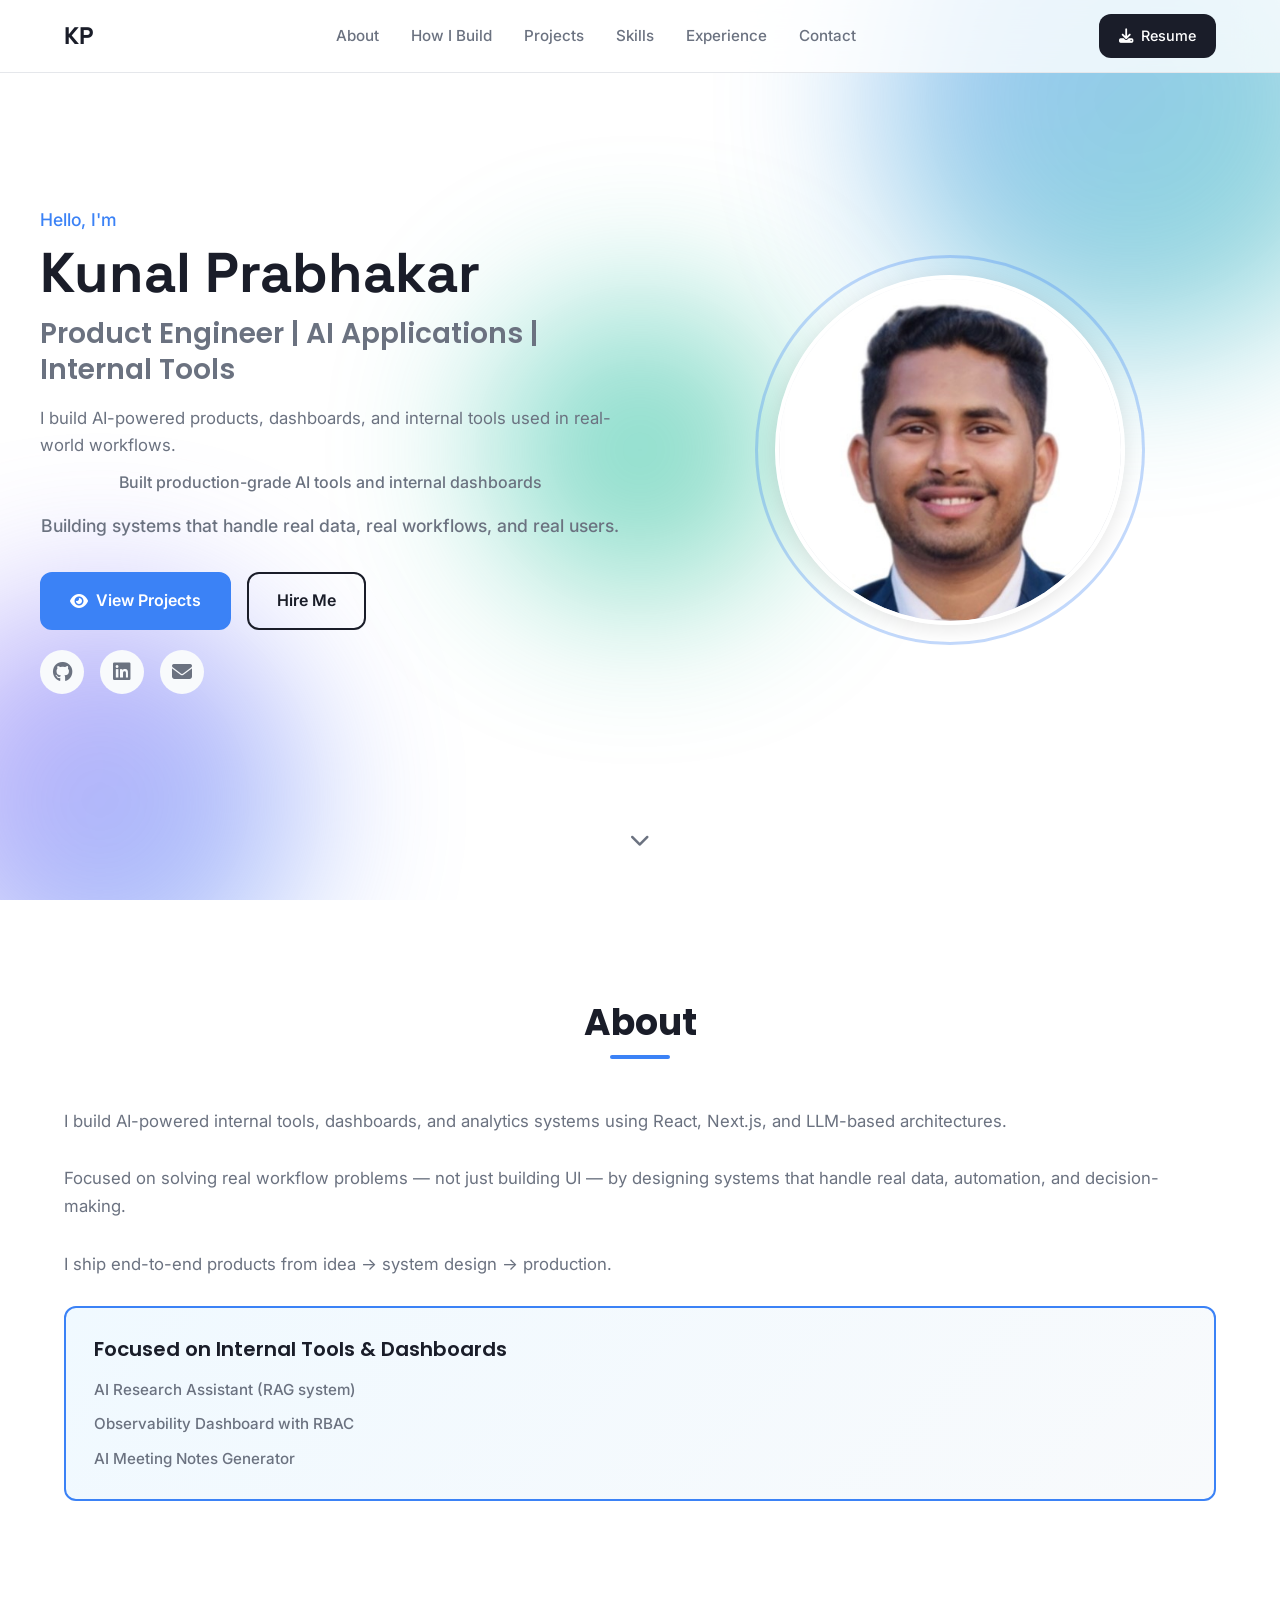
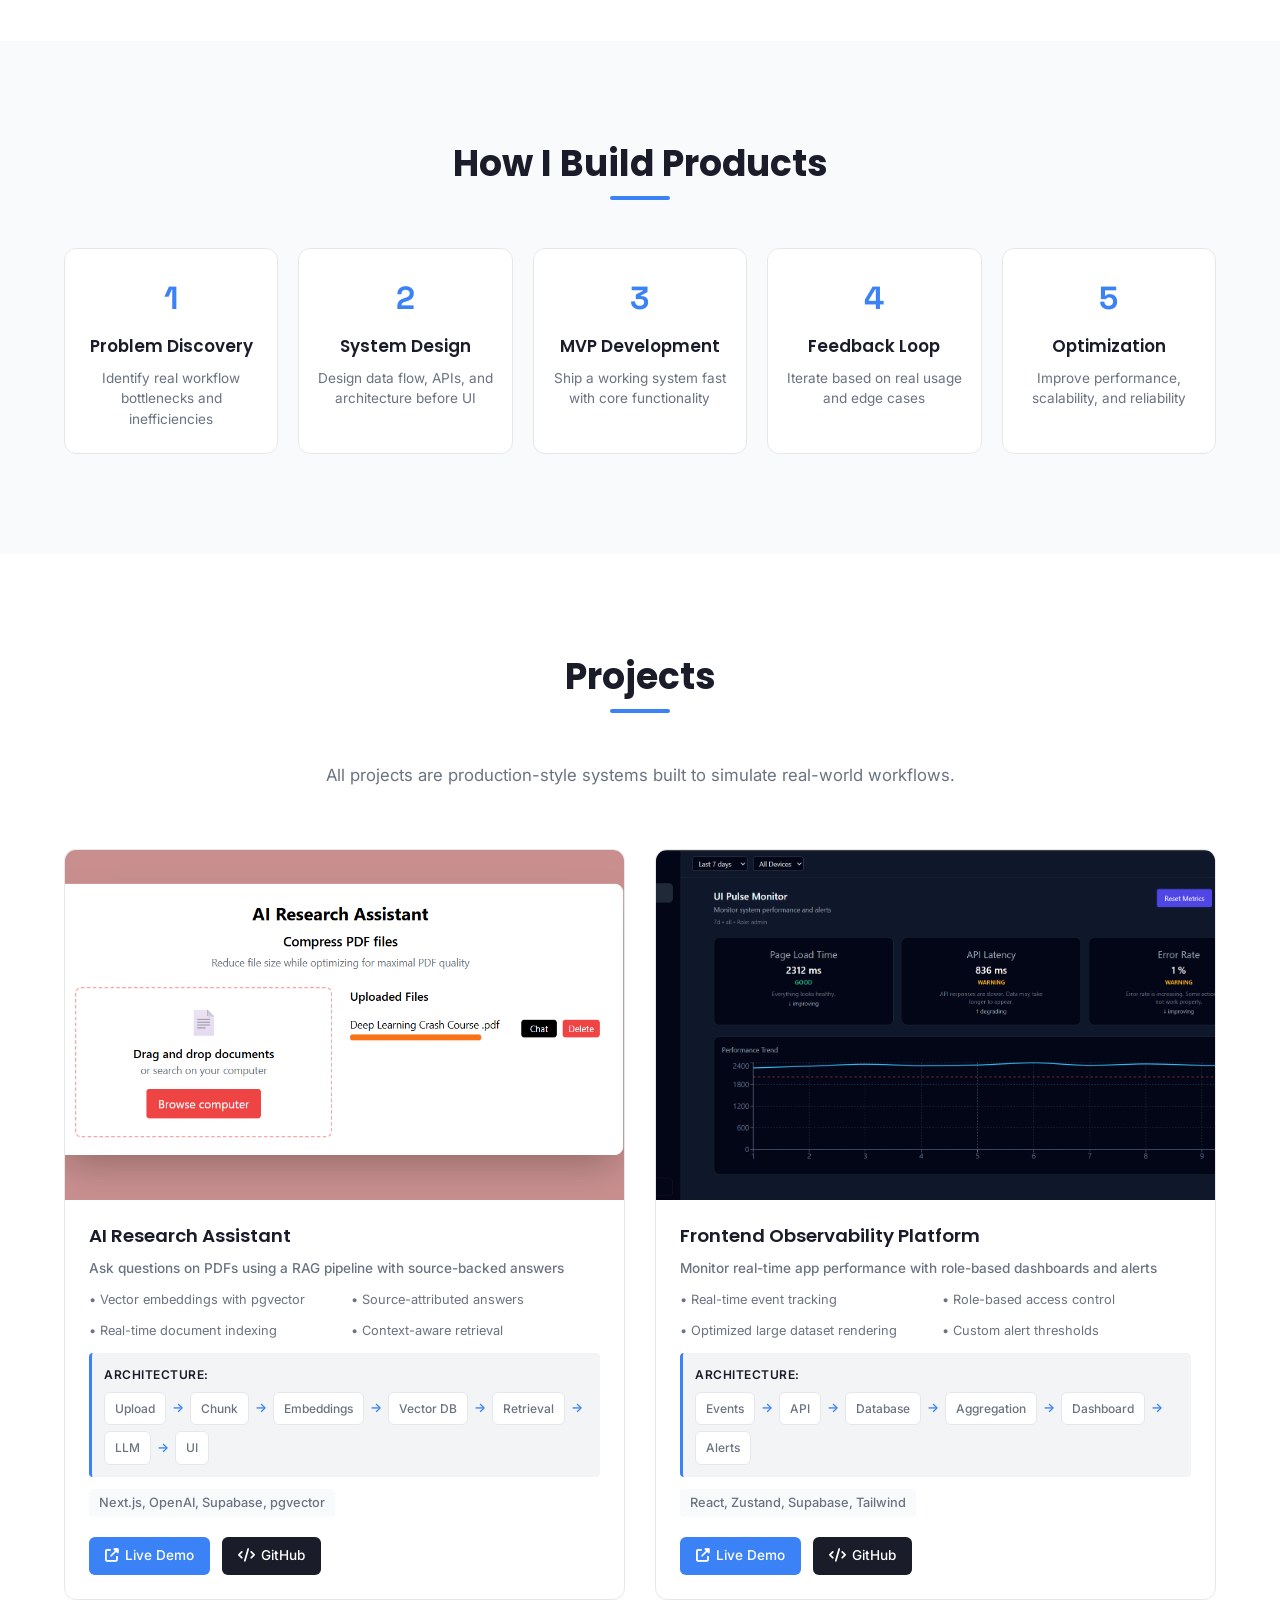
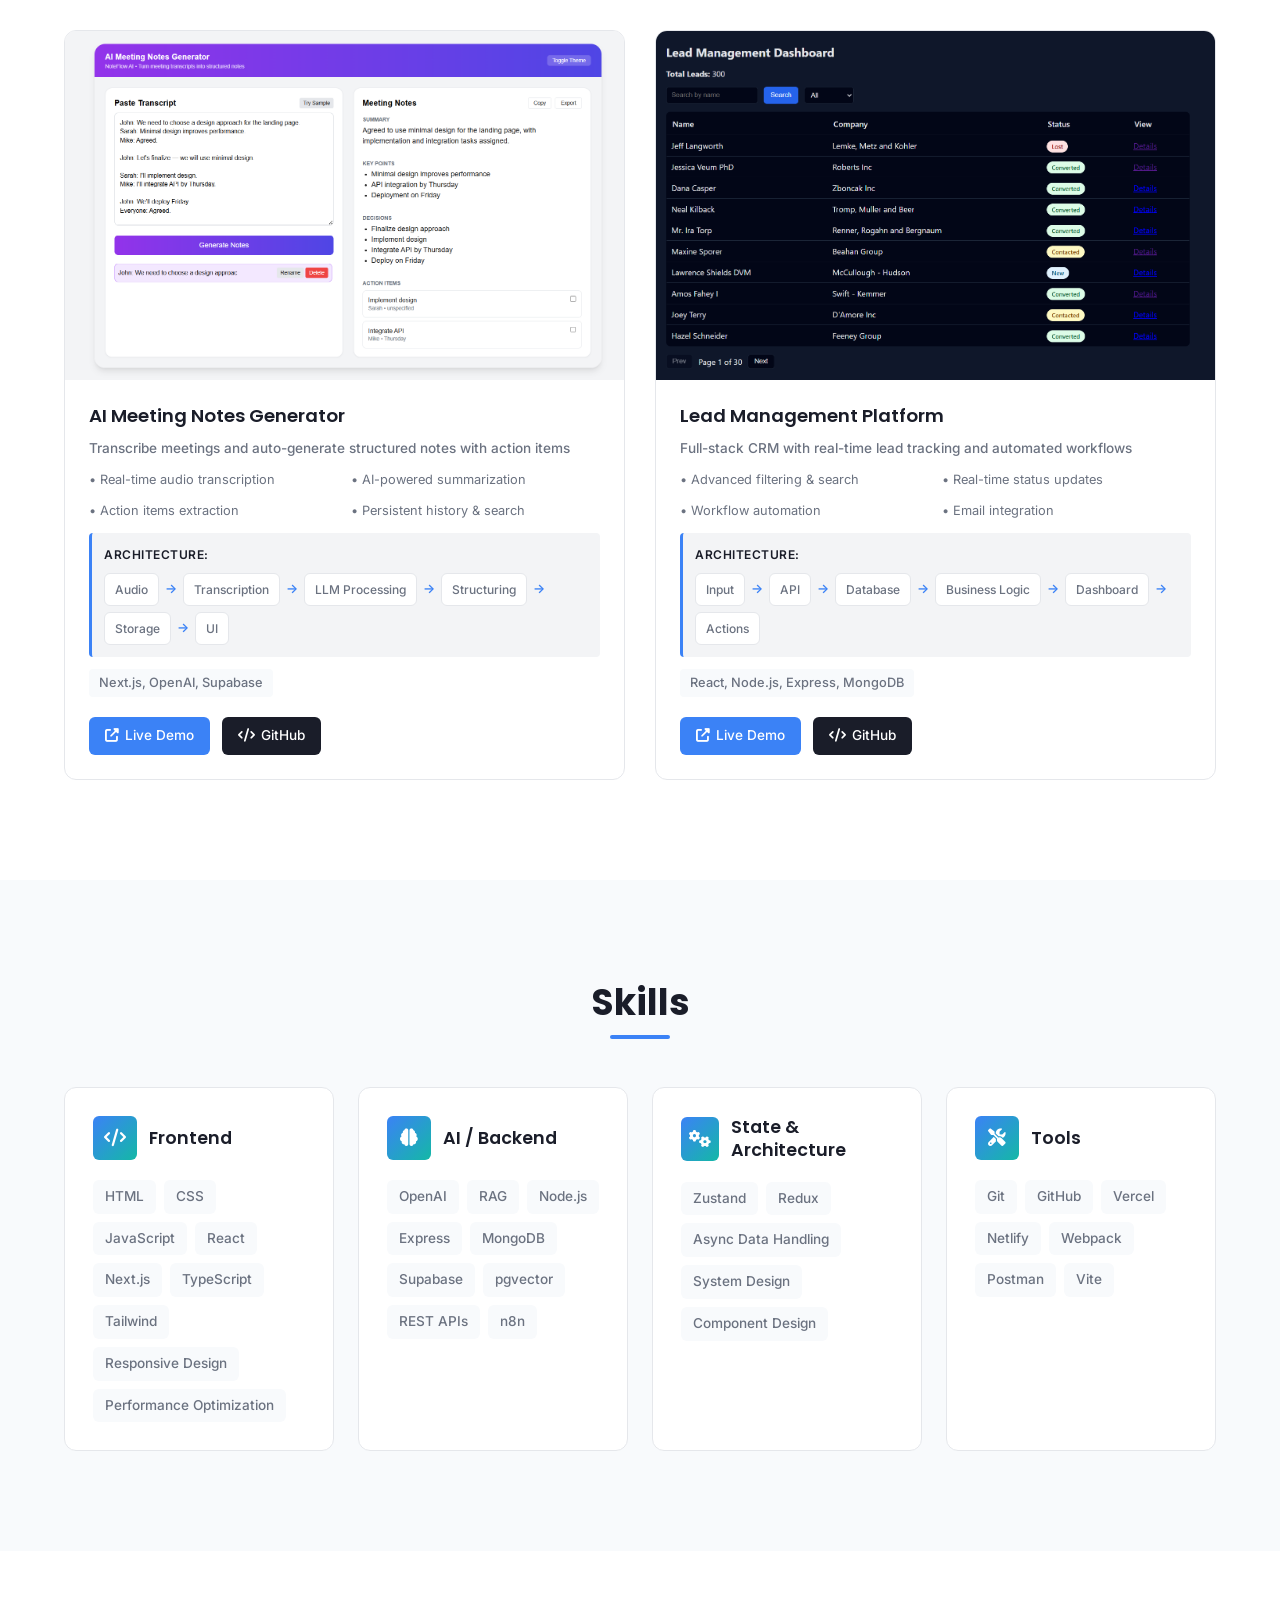
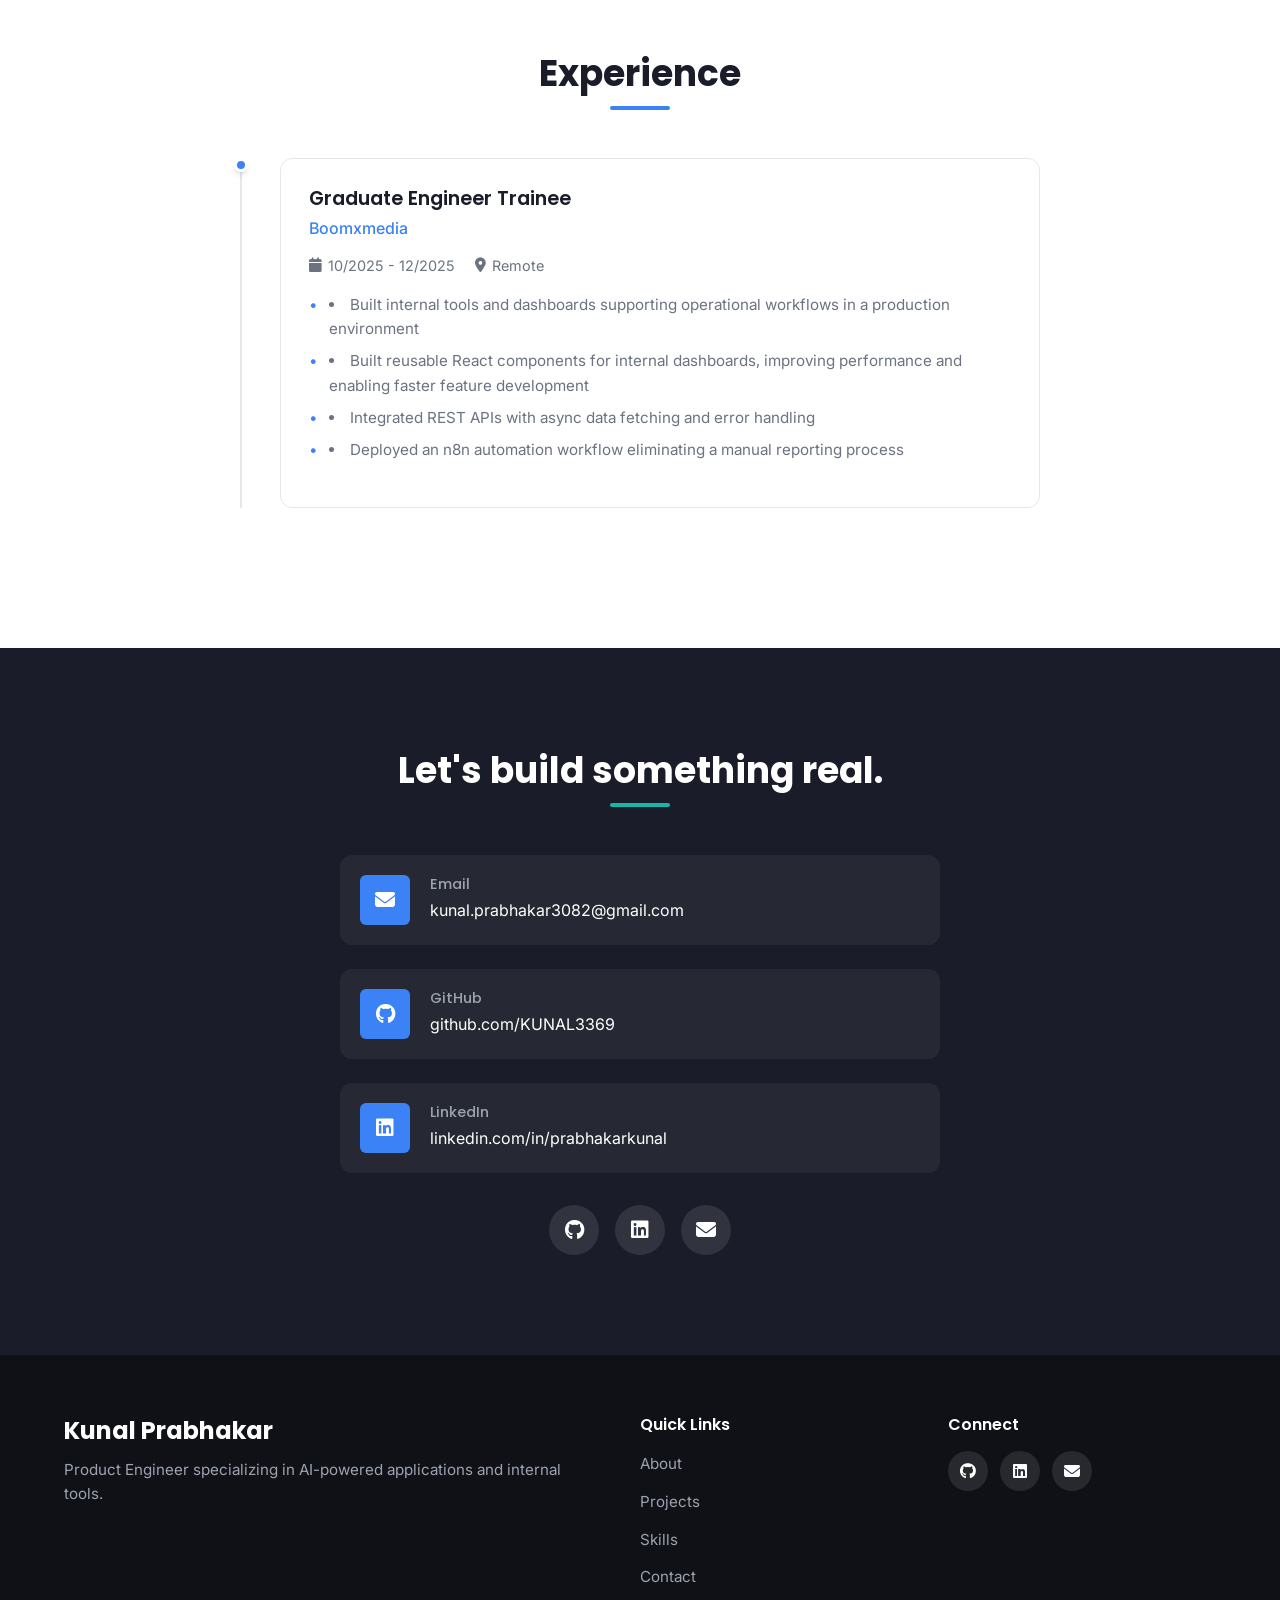
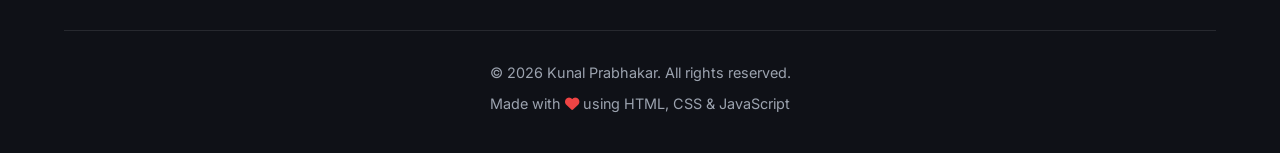
<file: index.html>
<!doctype html>
<html lang="en">
  <head>
    <meta charset="UTF-8" />
    <meta name="viewport" content="width=device-width, initial-scale=1.0" />
    <title>Kunal Prabhakar - Product Engineer | AI Applications</title>
    <meta
      name="description"
      content="Product Engineer specializing in AI-powered applications, dashboards, and internal tools. Building systems that teams actually use."
    />
    <meta
      name="keywords"
      content="Product Engineer, AI Applications, Internal Tools, React, Next.js, AI, RAG, Supabase"
    />
    <link rel="preconnect" href="https://fonts.googleapis.com" />
    <link rel="preconnect" href="https://fonts.gstatic.com" crossorigin />
    <link
      href="https://fonts.googleapis.com/css2?family=Inter:wght@300;400;500;600;700&family=Poppins:wght@400;500;600;700&family=Space+Grotesk:wght@500;600;700&display=swap"
      rel="stylesheet"
    />
    <link
      rel="stylesheet"
      href="https://cdnjs.cloudflare.com/ajax/libs/font-awesome/6.4.0/css/all.min.css"
    />
    <link rel="stylesheet" href="style.css" />
  </head>
  <body>
    <!-- Navigation -->
    <nav id="navbar">
      <div class="nav-container">
        <a href="#hero" class="logo">KP</a>
        <ul class="nav-links">
          <li><a href="#about">About</a></li>
          <li><a href="#build">How I Build</a></li>
          <li><a href="#projects">Projects</a></li>
          <li><a href="#skills">Skills</a></li>
          <li><a href="#experience">Experience</a></li>
          <li><a href="#contact">Contact</a></li>
        </ul>
        <a
          href="https://drive.google.com/uc?export=download&id=1X333IBekfnbFTlypdtTsR9wtHFlMniwo"
          class="resume-btn"
          download="Kunal_Prabhakar_Resume.pdf"
        >
          <i class="fas fa-download"></i> Resume
        </a>
        <button class="mobile-menu-btn" aria-label="Toggle menu">
          <i class="fas fa-bars"></i>
        </button>
      </div>
    </nav>

    <!-- Mobile Menu -->
    <div class="mobile-menu">
      <ul>
        <li><a href="#about">About</a></li>
        <li><a href="#build">How I Build</a></li>
        <li><a href="#projects">Projects</a></li>
        <li><a href="#skills">Skills</a></li>
        <li><a href="#experience">Experience</a></li>
        <li><a href="#contact">Contact</a></li>
        <li>
          <a
            href="https://drive.google.com/uc?export=download&id=17BnnWtVZ1NLR0E7lr4sQgAv4I186Q42f"
            class="resume-btn-mobile"
            download="Kunal_Prabhakar_Resume.pdf"
            >Resume</a
          >
        </li>
      </ul>
    </div>

    <!-- Hero Section -->
    <section id="hero">
      <div class="hero-background">
        <div class="gradient-orb orb-1"></div>
        <div class="gradient-orb orb-2"></div>
        <div class="gradient-orb orb-3"></div>
      </div>
      <div class="hero-content">
        <div class="hero-text">
          <p class="hero-greeting">Hello, I'm</p>
          <h1 class="hero-name">Kunal Prabhakar</h1>
          <h2 class="hero-title">
            Product Engineer | AI Applications | Internal Tools
          </h2>
          <p class="hero-tagline">
            I build AI-powered products, dashboards, and internal tools used in
            real-world workflows.
          </p>
          <p class="hero-proof">
            Built production-grade AI tools and internal dashboards
          </p>
          <p class="hero-credibility">
            Building systems that handle real data, real workflows, and real
            users.
          </p>
          <div class="hero-buttons">
            <a href="#projects" class="btn btn-primary">
              <i class="fas fa-eye"></i> View Projects
            </a>
            <a href="#contact" class="btn btn-secondary"> Hire Me </a>
          </div>
          <div class="hero-social">
            <a
              href="https://github.com/KUNAL3369"
              target="_blank"
              aria-label="GitHub"
            >
              <i class="fab fa-github"></i>
            </a>
            <a
              href="https://linkedin.com/in/prabhakarkunal"
              target="_blank"
              aria-label="LinkedIn"
            >
              <i class="fab fa-linkedin"></i>
            </a>
            <a href="mailto:kunal.prabhakar3082@gmail.com" aria-label="Email">
              <i class="fas fa-envelope"></i>
            </a>
          </div>
        </div>
        <div class="hero-image">
          <div class="avatar-container">
            <div class="avatar">
              <img
                src="Photo/pp.JPG"
                alt="Kunal Prabhakar"
                class="profile-photo"
              />
            </div>
            <div class="avatar-ring"></div>
          </div>
        </div>
      </div>
      <a
        href="#about"
        class="scroll-indicator"
        aria-label="Scroll to about section"
      >
        <i class="fas fa-chevron-down"></i>
      </a>
    </section>

    <!-- About Section -->
    <section id="about" class="section">
      <div class="container">
        <h2 class="section-title">About</h2>
        <div class="about-content">
          <div class="about-summary">
            I build AI-powered internal tools, dashboards, and analytics systems
            using React, Next.js, and LLM-based architectures.<br /><br />
            Focused on solving real workflow problems — not just building UI —
            by designing systems that handle real data, automation, and
            decision-making.<br /><br />
            I ship end-to-end products from idea → system design → production.
          </div>
          <div class="about-highlight">
            <h3>Focused on Internal Tools & Dashboards</h3>
            <ul class="about-list">
              <li>AI Research Assistant (RAG system)</li>
              <li>Observability Dashboard with RBAC</li>
              <li>AI Meeting Notes Generator</li>
            </ul>
          </div>
        </div>
      </div>
    </section>

    <!-- How I Build Products Section -->
    <section id="build" class="section">
      <div class="container">
        <h2 class="section-title">How I Build Products</h2>
        <div class="build-steps">
          <div class="build-card" data-animate style="--delay: 0">
            <div class="step-number">1</div>
            <h3>Problem Discovery</h3>
            <p>Identify real workflow bottlenecks and inefficiencies</p>
          </div>
          <div class="build-card" data-animate style="--delay: 1">
            <div class="step-number">2</div>
            <h3>System Design</h3>
            <p>Design data flow, APIs, and architecture before UI</p>
          </div>
          <div class="build-card" data-animate style="--delay: 2">
            <div class="step-number">3</div>
            <h3>MVP Development</h3>
            <p>Ship a working system fast with core functionality</p>
          </div>
          <div class="build-card" data-animate style="--delay: 3">
            <div class="step-number">4</div>
            <h3>Feedback Loop</h3>
            <p>Iterate based on real usage and edge cases</p>
          </div>
          <div class="build-card" data-animate style="--delay: 4">
            <div class="step-number">5</div>
            <h3>Optimization</h3>
            <p>Improve performance, scalability, and reliability</p>
          </div>
        </div>
      </div>
    </section>

    <!-- Projects Section -->
    <section id="projects" class="section">
      <div class="container">
        <h2 class="section-title">Projects</h2>
        <p
          class="about-summary"
          style="text-align: center; margin-bottom: 60px"
        >
          All projects are production-style systems built to simulate real-world
          workflows.
        </p>
        <div class="projects-grid">
          <!-- Project 1 -->
          <div class="project-card" data-animate>
            <div class="project-image">
              <img
                src="Photo\ARA.png"
                alt="AI Research Assistant"
                class="project-img"
              />
            </div>
            <div class="project-content">
              <h3>AI Research Assistant</h3>
              <p class="project-desc">
                Ask questions on PDFs using a RAG pipeline with source-backed
                answers
              </p>
              <div class="project-features">
                <span>• Vector embeddings with pgvector</span>
                <span>• Source-attributed answers</span>
                <span>• Real-time document indexing</span>
                <span>• Context-aware retrieval</span>
              </div>
              <div class="project-architecture">
                <span class="arch-label">Architecture:</span>
                <div class="arch-pipeline">
                  <div class="pipeline-step">Upload</div>
                  <div class="pipeline-arrow">→</div>
                  <div class="pipeline-step">Chunk</div>
                  <div class="pipeline-arrow">→</div>
                  <div class="pipeline-step">Embeddings</div>
                  <div class="pipeline-arrow">→</div>
                  <div class="pipeline-step">Vector DB</div>
                  <div class="pipeline-arrow">→</div>
                  <div class="pipeline-step">Retrieval</div>
                  <div class="pipeline-arrow">→</div>
                  <div class="pipeline-step">LLM</div>
                  <div class="pipeline-arrow">→</div>
                  <div class="pipeline-step">UI</div>
                </div>
              </div>
              <div class="project-tech">
                <span>Next.js, OpenAI, Supabase, pgvector</span>
              </div>
              <div class="project-links">
                <a
                  href="https://ai-research-assistant-five.vercel.app/"
                  target="_blank"
                  class="project-link"
                >
                  <i class="fas fa-external-link-alt"></i> Live Demo
                </a>
                <a
                  href="https://github.com/KUNAL3369/AI-Research-Assistant"
                  target="_blank"
                  class="project-link"
                >
                  <i class="fas fa-code"></i> GitHub
                </a>
              </div>
            </div>
          </div>

          <!-- Project 2 -->
          <div class="project-card" data-animate>
            <div class="project-image">
              <img
                src="Photo/FOD.png"
                alt="Frontend Observability Platform"
                class="project-img"
              />
            </div>
            <div class="project-content">
              <h3>Frontend Observability Platform</h3>
              <p class="project-desc">
                Monitor real-time app performance with role-based dashboards and
                alerts
              </p>
              <div class="project-features">
                <span>• Real-time event tracking</span>
                <span>• Role-based access control</span>
                <span>• Optimized large dataset rendering</span>
                <span>• Custom alert thresholds</span>
              </div>
              <div class="project-architecture">
                <span class="arch-label">Architecture:</span>
                <div class="arch-pipeline">
                  <div class="pipeline-step">Events</div>
                  <div class="pipeline-arrow">→</div>
                  <div class="pipeline-step">API</div>
                  <div class="pipeline-arrow">→</div>
                  <div class="pipeline-step">Database</div>
                  <div class="pipeline-arrow">→</div>
                  <div class="pipeline-step">Aggregation</div>
                  <div class="pipeline-arrow">→</div>
                  <div class="pipeline-step">Dashboard</div>
                  <div class="pipeline-arrow">→</div>
                  <div class="pipeline-step">Alerts</div>
                </div>
              </div>
              <div class="project-tech">
                <span>React, Zustand, Supabase, Tailwind</span>
              </div>
              <div class="project-links">
                <a
                  href="https://frontend-observability-dashboard.netlify.app/"
                  target="_blank"
                  class="project-link"
                >
                  <i class="fas fa-external-link-alt"></i> Live Demo
                </a>
                <a
                  href="https://github.com/KUNAL3369/Frontend-Observability-Dashboard"
                  target="_blank"
                  class="project-link"
                >
                  <i class="fas fa-code"></i> GitHub
                </a>
              </div>
            </div>
          </div>

          <!-- Project 3 -->
          <div class="project-card" data-animate>
            <div class="project-image">
              <img
                src="Photo/AING.png"
                alt="AI Meeting Notes Generator"
                class="project-img"
              />
            </div>
            <div class="project-content">
              <h3>AI Meeting Notes Generator</h3>
              <p class="project-desc">
                Transcribe meetings and auto-generate structured notes with
                action items
              </p>
              <div class="project-features">
                <span>• Real-time audio transcription</span>
                <span>• AI-powered summarization</span>
                <span>• Action items extraction</span>
                <span>• Persistent history & search</span>
              </div>
              <div class="project-architecture">
                <span class="arch-label">Architecture:</span>
                <div class="arch-pipeline">
                  <div class="pipeline-step">Audio</div>
                  <div class="pipeline-arrow">→</div>
                  <div class="pipeline-step">Transcription</div>
                  <div class="pipeline-arrow">→</div>
                  <div class="pipeline-step">LLM Processing</div>
                  <div class="pipeline-arrow">→</div>
                  <div class="pipeline-step">Structuring</div>
                  <div class="pipeline-arrow">→</div>
                  <div class="pipeline-step">Storage</div>
                  <div class="pipeline-arrow">→</div>
                  <div class="pipeline-step">UI</div>
                </div>
              </div>
              <div class="project-tech">
                <span>Next.js, OpenAI, Supabase</span>
              </div>
              <div class="project-links">
                <a
                  href="https://note-flow-ai-three.vercel.app/"
                  target="_blank"
                  class="project-link"
                >
                  <i class="fas fa-external-link-alt"></i> Live Demo
                </a>
                <a
                  href="https://github.com/KUNAL3369/noteflow-ai"
                  target="_blank"
                  class="project-link"
                >
                  <i class="fas fa-code"></i> GitHub
                </a>
              </div>
            </div>
          </div>

          <!-- Project 4 -->
          <div class="project-card" data-animate>
            <div class="project-image">
              <img
                src="Photo/LMD.png"
                alt="Lead Management Platform"
                class="project-img"
              />
            </div>
            <div class="project-content">
              <h3>Lead Management Platform</h3>
              <p class="project-desc">
                Full-stack CRM with real-time lead tracking and automated
                workflows
              </p>
              <div class="project-features">
                <span>• Advanced filtering & search</span>
                <span>• Real-time status updates</span>
                <span>• Workflow automation</span>
                <span>• Email integration</span>
              </div>
              <div class="project-architecture">
                <span class="arch-label">Architecture:</span>
                <div class="arch-pipeline">
                  <div class="pipeline-step">Input</div>
                  <div class="pipeline-arrow">→</div>
                  <div class="pipeline-step">API</div>
                  <div class="pipeline-arrow">→</div>
                  <div class="pipeline-step">Database</div>
                  <div class="pipeline-arrow">→</div>
                  <div class="pipeline-step">Business Logic</div>
                  <div class="pipeline-arrow">→</div>
                  <div class="pipeline-step">Dashboard</div>
                  <div class="pipeline-arrow">→</div>
                  <div class="pipeline-step">Actions</div>
                </div>
              </div>
              <div class="project-tech">
                <span>React, Node.js, Express, MongoDB</span>
              </div>
              <div class="project-links">
                <a
                  href="https://lead-management-dashboard-rosy.vercel.app/"
                  target="_blank"
                  class="project-link"
                >
                  <i class="fas fa-external-link-alt"></i> Live Demo
                </a>
                <a
                  href="https://github.com/KUNAL3369/lead-management-dashboard"
                  target="_blank"
                  class="project-link"
                >
                  <i class="fas fa-code"></i> GitHub
                </a>
              </div>
            </div>
          </div>
        </div>
      </div>
    </section>

    <!-- Skills Section -->
    <section id="skills" class="section">
      <div class="container">
        <h2 class="section-title">Skills</h2>
        <div class="skills-grid">
          <div class="skill-category" data-animate>
            <div class="skill-header">
              <div class="skill-icon">
                <i class="fas fa-code"></i>
              </div>
              <h3>Frontend</h3>
            </div>
            <div class="skill-list">
              <span class="skill-tag">HTML</span>
              <span class="skill-tag">CSS</span>
              <span class="skill-tag">JavaScript</span>
              <span class="skill-tag">React</span>
              <span class="skill-tag">Next.js</span>
              <span class="skill-tag">TypeScript</span>
              <span class="skill-tag">Tailwind</span>
              <span class="skill-tag">Responsive Design</span>
              <span class="skill-tag">Performance Optimization</span>
            </div>
          </div>
          <div class="skill-category" data-animate>
            <div class="skill-header">
              <div class="skill-icon">
                <i class="fas fa-brain"></i>
              </div>
              <h3>AI / Backend</h3>
            </div>
            <div class="skill-list">
              <span class="skill-tag">OpenAI</span>
              <span class="skill-tag">RAG</span>
              <span class="skill-tag">Node.js</span>
              <span class="skill-tag">Express</span>
              <span class="skill-tag">MongoDB</span>
              <span class="skill-tag">Supabase</span>
              <span class="skill-tag">pgvector</span>
              <span class="skill-tag">REST APIs</span>
              <span class="skill-tag">n8n</span>
            </div>
          </div>
          <div class="skill-category" data-animate>
            <div class="skill-header">
              <div class="skill-icon">
                <i class="fas fa-cogs"></i>
              </div>
              <h3>State & Architecture</h3>
            </div>
            <div class="skill-list">
              <span class="skill-tag">Zustand</span>
              <span class="skill-tag">Redux</span>
              <span class="skill-tag">Async Data Handling</span>
              <span class="skill-tag">System Design</span>
              <span class="skill-tag">Component Design</span>
            </div>
          </div>
          <div class="skill-category" data-animate>
            <div class="skill-header">
              <div class="skill-icon">
                <i class="fas fa-tools"></i>
              </div>
              <h3>Tools</h3>
            </div>
            <div class="skill-list">
              <span class="skill-tag">Git</span>
              <span class="skill-tag">GitHub</span>
              <span class="skill-tag">Vercel</span>
              <span class="skill-tag">Netlify</span>
              <span class="skill-tag">Webpack</span>
              <span class="skill-tag">Postman</span>
              <span class="skill-tag">Vite</span>
            </div>
          </div>
        </div>
      </div>
    </section>

    <!-- Experience Section -->
    <section id="experience" class="section">
      <div class="container">
        <h2 class="section-title">Experience</h2>
        <div class="timeline">
          <div class="timeline-item" data-animate>
            <div class="timeline-marker"></div>
            <div class="timeline-content">
              <div class="timeline-header">
                <h3>Graduate Engineer Trainee</h3>
                <div class="company">Boomxmedia</div>
              </div>
              <div class="timeline-meta">
                <span><i class="fas fa-calendar"></i> 10/2025 - 12/2025</span>
                <span><i class="fas fa-map-marker-alt"></i> Remote</span>
              </div>
              <div class="timeline-achievements">
                <li>
                  Built internal tools and dashboards supporting operational
                  workflows in a production environment
                </li>
                <li>
                  Built reusable React components for internal dashboards,
                  improving performance and enabling faster feature development
                </li>
                <li>
                  Integrated REST APIs with async data fetching and error
                  handling
                </li>
                <li>
                  Deployed an n8n automation workflow eliminating a manual
                  reporting process
                </li>
              </div>
            </div>
          </div>
        </div>
      </div>
    </section>

    <!-- Contact Section -->
    <section id="contact" class="section">
      <div class="container">
        <h2 class="section-title">Let's build something real.</h2>
        <div class="contact-content">
          <div class="contact-info">
            <div class="contact-item" data-animate>
              <div class="contact-icon">
                <i class="fas fa-envelope"></i>
              </div>
              <div class="contact-details">
                <h4>Email</h4>
                <a href="mailto:kunal.prabhakar3082@gmail.com"
                  >kunal.prabhakar3082@gmail.com</a
                >
              </div>
            </div>
            <div class="contact-item" data-animate>
              <div class="contact-icon">
                <i class="fab fa-github"></i>
              </div>
              <div class="contact-details">
                <h4>GitHub</h4>
                <a href="https://github.com/KUNAL3369" target="_blank"
                  >github.com/KUNAL3369</a
                >
              </div>
            </div>
            <div class="contact-item" data-animate>
              <div class="contact-icon">
                <i class="fab fa-linkedin"></i>
              </div>
              <div class="contact-details">
                <h4>LinkedIn</h4>
                <a href="https://linkedin.com/in/prabhakarkunal" target="_blank"
                  >linkedin.com/in/prabhakarkunal</a
                >
              </div>
            </div>
          </div>
          <div class="social-links">
            <a
              href="https://github.com/KUNAL3369"
              target="_blank"
              aria-label="GitHub"
            >
              <i class="fab fa-github"></i>
            </a>
            <a
              href="https://linkedin.com/in/prabhakarkunal"
              target="_blank"
              aria-label="LinkedIn"
            >
              <i class="fab fa-linkedin"></i>
            </a>
            <a href="mailto:kunal.prabhakar3082@gmail.com" aria-label="Email">
              <i class="fas fa-envelope"></i>
            </a>
          </div>
        </div>
      </div>
    </section>

    <!-- Footer -->
    <footer id="footer">
      <div class="container">
        <div class="footer-content">
          <div class="footer-brand">
            <h3>Kunal Prabhakar</h3>
            <p>
              Product Engineer specializing in AI-powered applications and
              internal tools.
            </p>
          </div>
          <div class="footer-links">
            <h4>Quick Links</h4>
            <ul>
              <li><a href="#about">About</a></li>
              <li><a href="#projects">Projects</a></li>
              <li><a href="#skills">Skills</a></li>
              <li><a href="#contact">Contact</a></li>
            </ul>
          </div>
          <div class="footer-social">
            <h4>Connect</h4>
            <div class="social-icons">
              <a
                href="https://github.com/KUNAL3369"
                target="_blank"
                aria-label="GitHub"
              >
                <i class="fab fa-github"></i>
              </a>
              <a
                href="https://linkedin.com/in/prabhakarkunal"
                target="_blank"
                aria-label="LinkedIn"
              >
                <i class="fab fa-linkedin"></i>
              </a>
              <a href="mailto:kunal.prabhakar3082@gmail.com" aria-label="Email">
                <i class="fas fa-envelope"></i>
              </a>
            </div>
          </div>
        </div>
        <div class="footer-bottom">
          <p>&copy; 2026 Kunal Prabhakar. All rights reserved.</p>
          <p>
            Made with <i class="fas fa-heart"></i> using HTML, CSS & JavaScript
          </p>
        </div>
      </div>
    </footer>

    <!-- Back to Top Button -->
    <button id="back-to-top" aria-label="Back to top">
      <i class="fas fa-arrow-up"></i>
    </button>

    <script src="script.js"></script>
  </body>
</html>
</file>
<file: style.css>
/* ============================================
   Portfolio Styles - Modern & Professional
   ============================================ */

/* CSS Variables */
:root {
    --primary-color: #3b82f6;
    --primary-dark: #2563eb;
    --secondary-color: #1a1d29;
    --accent-color: #14b8a6;
    --background-color: #ffffff;
    --surface-color: #f8fafc;
    --text-primary: #1f2937;
    --text-secondary: #6b7280;
    --text-light: #9ca3af;
    --border-color: #e5e7eb;
    --shadow-sm: 0 1px 2px 0 rgba(0, 0, 0, 0.05);
    --shadow-md: 0 4px 6px -1px rgba(0, 0, 0, 0.1), 0 2px 4px -1px rgba(0, 0, 0, 0.06);
    --shadow-lg: 0 10px 15px -3px rgba(0, 0, 0, 0.1), 0 4px 6px -2px rgba(0, 0, 0, 0.05);
    --shadow-xl: 0 20px 25px -5px rgba(0, 0, 0, 0.1), 0 10px 10px -5px rgba(0, 0, 0, 0.04);
    --transition-fast: 150ms ease;
    --transition-normal: 300ms ease;
    --transition-slow: 500ms ease;
    --border-radius-sm: 6px;
    --border-radius-md: 12px;
    --border-radius-lg: 20px;
    --border-radius-xl: 30px;
}

/* Reset & Base Styles */
*, *::before, *::after {
    margin: 0;
    padding: 0;
    box-sizing: border-box;
}

html {
    scroll-behavior: smooth;
    font-size: 16px;
}

body {
    font-family: 'Inter', -apple-system, BlinkMacSystemFont, 'Segoe UI', Roboto, sans-serif;
    line-height: 1.6;
    color: var(--text-primary);
    background-color: var(--background-color);
    overflow-x: hidden;
}

h1, h2, h3, h4, h5, h6 {
    font-family: 'Poppins', sans-serif;
    font-weight: 600;
    line-height: 1.3;
}

a {
    text-decoration: none;
    color: inherit;
    transition: color var(--transition-fast);
}

ul {
    list-style: none;
}

img {
    max-width: 100%;
    height: auto;
}

/* Container */
.container {
    max-width: 1200px;
    margin: 0 auto;
    padding: 0 24px;
}

/* Navigation */
#navbar {
    position: fixed;
    top: 0;
    left: 0;
    right: 0;
    z-index: 1000;
    background: rgba(255, 255, 255, 0.8);
    backdrop-filter: blur(20px);
    border-bottom: 1px solid var(--border-color);
    transition: all var(--transition-normal);
}

#navbar.scrolled {
    background: rgba(255, 255, 255, 0.95);
    box-shadow: var(--shadow-md);
}

.nav-container {
    max-width: 1200px;
    margin: 0 auto;
    padding: 0 24px;
    display: flex;
    align-items: center;
    justify-content: space-between;
    height: 72px;
}

.logo {
    font-family: 'Space Grotesk', sans-serif;
    font-size: 1.5rem;
    font-weight: 700;
    color: var(--secondary-color);
    letter-spacing: -0.5px;
}

.nav-links {
    display: flex;
    gap: 32px;
}

.nav-links a {
    font-size: 0.95rem;
    font-weight: 500;
    color: var(--text-secondary);
    position: relative;
    padding: 8px 0;
}

.nav-links a::after {
    content: '';
    position: absolute;
    bottom: 0;
    left: 0;
    width: 0;
    height: 2px;
    background: var(--primary-color);
    transition: width var(--transition-normal);
}

.nav-links a:hover {
    color: var(--primary-color);
}

.nav-links a:hover::after {
    width: 100%;
}

.resume-btn {
    display: inline-flex;
    align-items: center;
    gap: 8px;
    padding: 10px 20px;
    background: var(--secondary-color);
    color: white;
    font-size: 0.9rem;
    font-weight: 500;
    border-radius: var(--border-radius-md);
    transition: all var(--transition-normal);
}

.resume-btn:hover {
    background: var(--primary-color);
    transform: translateY(-2px);
    box-shadow: var(--shadow-md);
}

.mobile-menu-btn {
    display: none;
    background: none;
    border: none;
    font-size: 1.5rem;
    color: var(--text-primary);
    cursor: pointer;
    padding: 8px;
}

/* Mobile Menu */
.mobile-menu {
    position: fixed;
    top: 72px;
    left: 0;
    right: 0;
    background: white;
    border-bottom: 1px solid var(--border-color);
    padding: 24px;
    transform: translateY(-100%);
    opacity: 0;
    visibility: hidden;
    transition: all var(--transition-normal);
    z-index: 999;
}

.mobile-menu.active {
    transform: translateY(0);
    opacity: 1;
    visibility: visible;
}

.mobile-menu ul {
    display: flex;
    flex-direction: column;
    gap: 16px;
}

.mobile-menu a {
    display: block;
    padding: 12px 16px;
    font-size: 1rem;
    font-weight: 500;
    color: var(--text-primary);
    border-radius: var(--border-radius-sm);
    transition: all var(--transition-fast);
}

.mobile-menu a:hover {
    background: var(--surface-color);
    color: var(--primary-color);
}

.resume-btn-mobile {
    background: var(--secondary-color);
    color: white !important;
    text-align: center;
    margin-top: 16px;
}

/* Hero Section */
#hero {
    min-height: 100vh;
    display: flex;
    align-items: center;
    justify-content: center;
    position: relative;
    overflow: hidden;
    padding: 48px 24px;
}

.hero-background {
    position: absolute;
    inset: 0;
    overflow: hidden;
}

.gradient-orb {
    position: absolute;
    border-radius: 50%;
    filter: blur(80px);
    opacity: 0.5;
    animation: float 20s ease-in-out infinite;
}

.orb-1 {
    width: 500px;
    height: 500px;
    background: linear-gradient(135deg, var(--primary-color), var(--accent-color));
    top: -150px;
    right: -100px;
    animation-delay: 0s;
}

.orb-2 {
    width: 400px;
    height: 400px;
    background: linear-gradient(135deg, #8b5cf6, var(--primary-color));
    bottom: -100px;
    left: -100px;
    animation-delay: -7s;
}

.orb-3 {
    width: 300px;
    height: 300px;
    background: linear-gradient(135deg, var(--accent-color), #10b981);
    top: 50%;
    left: 50%;
    transform: translate(-50%, -50%);
    animation-delay: -14s;
}

@keyframes float {
    0%, 100% { transform: translate(0, 0) scale(1); }
    25% { transform: translate(30px, -30px) scale(1.05); }
    50% { transform: translate(0, 30px) scale(0.95); }
    75% { transform: translate(-30px, -15px) scale(1.02); }
}

.hero-content {
    max-width: 1200px;
    margin: 0 auto;
    display: grid;
    grid-template-columns: 1fr 1fr;
    gap: 40px;
    align-items: center;
    position: relative;
    z-index: 1;
    width: 100%;
}

.hero-text {
    animation: fadeInUp 1s ease-out;
}

@keyframes fadeInUp {
    from {
        opacity: 0;
        transform: translateY(15px);
    }
    to {
        opacity: 1;
        transform: translateY(0);
    }
}

.hero-greeting {
    font-size: 1.1rem;
    font-weight: 500;
    color: var(--primary-color);
    margin-bottom: 8px;
}

.hero-name {
    font-family: 'Space Grotesk', sans-serif;
    font-size: 3.5rem;
    font-weight: 700;
    color: var(--secondary-color);
    line-height: 1.1;
    margin-bottom: 12px;
}

.hero-title {
    font-size: 1.75rem;
    font-weight: 600;
    color: var(--text-secondary);
    margin-bottom: 16px;
}

.hero-tagline {
    font-size: 1.05rem;
    color: var(--text-secondary);
    margin-bottom: 12px;
    line-height: 1.6;
}

.hero-proof {
    text-align: center;
    font-size: 0.95rem;
    color: var(--text-secondary);
    font-weight: 500;
    margin-bottom: 10px;
}

.hero-credibility {
    text-align: center;
    font-size: 1rem;
    color: var(--text-secondary);
    font-weight: 500;
    margin-bottom: 16px;
}

.hero-buttons {
    display: flex;
    gap: 16px;
    margin-bottom: 20px;
}

.btn {
    display: inline-flex;
    align-items: center;
    gap: 8px;
    padding: 14px 28px;
    font-size: 1rem;
    font-weight: 600;
    border-radius: var(--border-radius-md);
    transition: all var(--transition-normal);
    cursor: pointer;
}

.btn-primary {
    background: var(--primary-color);
    color: white;
    border: 2px solid var(--primary-color);
}

.btn-primary:hover {
    background: var(--primary-dark);
    border-color: var(--primary-dark);
    transform: translateY(-3px);
    box-shadow: var(--shadow-lg);
}

.btn-secondary {
    background: transparent;
    color: var(--secondary-color);
    border: 2px solid var(--secondary-color);
}

.btn-secondary:hover {
    background: var(--secondary-color);
    color: white;
    transform: translateY(-3px);
    box-shadow: var(--shadow-lg);
}

.hero-social {
    display: flex;
    gap: 16px;
}

.hero-social a {
    display: flex;
    align-items: center;
    justify-content: center;
    width: 44px;
    height: 44px;
    border-radius: 50%;
    background: var(--surface-color);
    color: var(--text-secondary);
    font-size: 1.25rem;
    transition: all var(--transition-normal);
}

.hero-social a:hover {
    background: var(--primary-color);
    color: white;
    transform: translateY(-3px);
}

.hero-image {
    display: flex;
    justify-content: center;
    animation: fadeInUp 1s ease-out 0.3s both;
}

.avatar-container {
    position: relative;
    width: 350px;
    height: 350px;
}

.avatar {
    width: 100%;
    height: 100%;
    border-radius: 50%;
    background: linear-gradient(135deg, var(--surface-color), var(--border-color));
    display: flex;
    align-items: center;
    justify-content: center;
    position: relative;
    z-index: 2;
    overflow: hidden;
    border: 4px solid white;
    box-shadow: 0 4px 20px rgba(0, 0, 0, 0.1);
}

.profile-photo {
    width: 100%;
    height: 100%;
    object-fit: cover;
    border-radius: 50%;
}

.avatar-ring {
    position: absolute;
    inset: -20px;
    border: 3px solid var(--primary-color);
    border-radius: 50%;
    opacity: 0.3;
    animation: pulse 3s ease-in-out infinite;
}

@keyframes pulse {
    0%, 100% { transform: scale(1); opacity: 0.3; }
    50% { transform: scale(1.05); opacity: 0.5; }
}

.scroll-indicator {
    position: absolute;
    bottom: 40px;
    left: 50%;
    transform: translateX(-50%);
    width: 40px;
    height: 40px;
    display: flex;
    align-items: center;
    justify-content: center;
    color: var(--text-secondary);
    font-size: 1.25rem;
    animation: bounce 2s ease-in-out infinite;
}

.hero-proof {
    text-align: center;
    font-size: 1rem;
    color: var(--text-secondary);
    font-weight: 500;
    margin-bottom: 16px;
}

.hero-credibility {
    text-align: center;
    font-size: 1.1rem;
    color: var(--text-secondary);
    font-weight: 500;
    margin-bottom: 32px;
}

@keyframes bounce {
    0%, 100% { transform: translateX(-50%) translateY(0); }
    50% { transform: translateX(-50%) translateY(10px); }
}

/* Sections Common */
.section {
    padding: 100px 0;
    position: relative;
}

.section-title {
    font-size: 2.25rem;
    font-weight: 700;
    color: var(--secondary-color);
    text-align: center;
    margin-bottom: 60px;
    position: relative;
}

.section-title::after {
    content: '';
    position: absolute;
    bottom: -12px;
    left: 50%;
    transform: translateX(-50%);
    width: 60px;
    height: 4px;
    background: var(--primary-color);
    border-radius: 2px;
}

/* About Section */
.about-content {
    display: block;
    margin-bottom: 40px;
}

.about-summary {
    font-size: 1.05rem;
    line-height: 1.7;
    color: var(--text-secondary);
    margin-bottom: 28px;
}

.about-highlight {
    background: linear-gradient(135deg, #f0f9ff 0%, #f8fafc 100%);
    border: 2px solid var(--primary-color);
    border-radius: var(--border-radius-md);
    padding: 28px;
    margin-top: 28px;
}

.about-highlight h3 {
    font-size: 1.25rem;
    color: var(--secondary-color);
    margin-bottom: 16px;
}

.about-list {
    display: flex;
    flex-direction: column;
    gap: 10px;
}

.about-list li {
    font-size: 0.95rem;
    color: var(--text-secondary);
    font-weight: 500;
}

/* How I Build Products Section */
#build {
    background: var(--surface-color);
}

.build-steps {
    display: grid;
    grid-template-columns: repeat(5, 1fr);
    gap: 20px;
}

@keyframes stepFadeIn {
    from {
        opacity: 0;
        transform: translateY(20px);
    }
    to {
        opacity: 1;
        transform: translateY(0);
    }
}

.build-card {
    background: white;
    border: 1px solid var(--border-color);
    border-radius: var(--border-radius-md);
    padding: 24px 16px;
    text-align: center;
    transition: all var(--transition-fast);
    position: relative;
    animation: stepFadeIn 0.6s ease-out forwards;
    animation-delay: calc(var(--delay, 0) * 0.1s);
    opacity: 0;
}

.build-card:hover {
    transform: translateY(-8px) scale(1.05);
    box-shadow: var(--shadow-lg);
    border-color: var(--primary-color);
    background: linear-gradient(135deg, rgba(59, 130, 246, 0.03) 0%, rgba(20, 184, 166, 0.03) 100%);
}

.step-number {
    font-family: 'Space Grotesk', sans-serif;
    font-size: 2rem;
    font-weight: 700;
    color: var(--primary-color);
    margin-bottom: 12px;
    transition: transform var(--transition-fast);
}

.build-card:hover .step-number {
    transform: scale(1.15);
}

.build-card h3 {
    font-size: 1.05rem;
    font-weight: 600;
    color: var(--secondary-color);
    margin-bottom: 10px;
}

.build-card p {
    font-size: 0.85rem;
    color: var(--text-secondary);
    line-height: 1.5;
}

/* Skills Section */
#skills {
    background: var(--surface-color);
}

.skills-grid {
    display: grid;
    grid-template-columns: repeat(4, 1fr);
    gap: 24px;
}

.skill-category {
    background: white;
    padding: 28px;
    border-radius: var(--border-radius-md);
    border: 1px solid var(--border-color);
    transition: all var(--transition-fast);
}

.skill-category:hover {
    transform: translateY(-8px);
    box-shadow: var(--shadow-xl);
    border-color: var(--primary-color);
}

.skill-header {
    display: flex;
    align-items: center;
    gap: 12px;
    margin-bottom: 20px;
}

.skill-icon {
    width: 44px;
    height: 44px;
    display: flex;
    align-items: center;
    justify-content: center;
    background: linear-gradient(135deg, var(--primary-color), var(--accent-color));
    color: white;
    font-size: 1.1rem;
    border-radius: var(--border-radius-sm);
}

.skill-category h3 {
    font-size: 1.1rem;
    font-weight: 600;
    color: var(--secondary-color);
}

.skill-list {
    display: flex;
    flex-wrap: wrap;
    gap: 8px;
}

.skill-tag {
    padding: 6px 12px;
    background: var(--surface-color);
    color: var(--text-secondary);
    font-size: 0.85rem;
    font-weight: 500;
    border-radius: var(--border-radius-sm);
    transition: all var(--transition-fast);
}

.skill-tag:hover {
    background: var(--primary-color);
    color: white;
}

/* Experience Timeline */
.timeline {
    position: relative;
    max-width: 800px;
    margin: 0 auto;
}

.timeline::before {
    content: '';
    position: absolute;
    left: 0;
    top: 0;
    bottom: 0;
    width: 2px;
    background: var(--border-color);
}

.timeline-item {
    position: relative;
    padding-left: 40px;
    margin-bottom: 40px;
}

.timeline-marker {
    position: absolute;
    left: -6px;
    top: 0;
    width: 14px;
    height: 14px;
    background: var(--primary-color);
    border-radius: 50%;
    border: 3px solid white;
    box-shadow: var(--shadow-md);
}

.timeline-content {
    background: white;
    padding: 28px;
    border-radius: var(--border-radius-md);
    border: 1px solid var(--border-color);
    transition: all var(--transition-normal);
}

.timeline-content:hover {
    box-shadow: var(--shadow-lg);
    border-color: var(--primary-color);
}

.timeline-header {
    margin-bottom: 12px;
}

.timeline-header h3 {
    font-size: 1.2rem;
    font-weight: 600;
    color: var(--secondary-color);
    margin-bottom: 4px;
}

.company {
    font-size: 1rem;
    font-weight: 500;
    color: var(--primary-color);
}

.timeline-meta {
    display: flex;
    gap: 20px;
    margin-bottom: 16px;
    font-size: 0.9rem;
    color: var(--text-secondary);
}

.timeline-meta span {
    display: flex;
    align-items: center;
    gap: 6px;
}

.timeline-achievements {
    margin-bottom: 16px;
}

.timeline-achievements li {
    position: relative;
    padding-left: 20px;
    margin-bottom: 8px;
    color: var(--text-secondary);
    font-size: 0.95rem;
}

.timeline-achievements li::before {
    content: '•';
    position: absolute;
    left: 0;
    color: var(--primary-color);
}

.timeline-tech {
    display: flex;
    flex-wrap: wrap;
    gap: 8px;
}

.timeline-tech span {
    padding: 4px 12px;
    background: var(--surface-color);
    color: var(--text-secondary);
    font-size: 0.8rem;
    font-weight: 500;
    border-radius: 20px;
}

/* Projects Grid */
.projects-grid {
    display: grid;
    grid-template-columns: repeat(2, 1fr);
    gap: 30px;
}

.project-card {
    background: white;
    border-radius: var(--border-radius-md);
    border: 1px solid var(--border-color);
    overflow: hidden;
    transition: all var(--transition-fast);
}

.project-card:hover {
    transform: translateY(-6px);
    box-shadow: var(--shadow-lg);
}

.project-image {
    width: 100%;
    aspect-ratio: 16 / 10;
    overflow: hidden;
    background-color: var(--surface-color);
}

.project-placeholder {
    width: 100%;
    height: 100%;
    display: flex;
    align-items: center;
    justify-content: center;
    font-size: 4rem;
    color: white;
}

.project-content {
    padding: 24px;
}

.project-content h3 {
    font-size: 1.15rem;
    font-weight: 600;
    color: var(--secondary-color);
    margin-bottom: 10px;
}

.project-desc {
    font-size: 0.85rem;
    color: var(--text-secondary);
    margin-bottom: 12px;
    font-weight: 500;
    line-height: 1.5;
}

.project-features {
    display: grid;
    grid-template-columns: 1fr 1fr;
    gap: 10px 12px;
    font-size: 0.8rem;
    color: var(--text-secondary);
    margin-bottom: 12px;
    line-height: 1.6;
}

.project-features span {
    display: flex;
    align-items: center;
}

.project-architecture {
    display: flex;
    flex-direction: column;
    gap: 8px;
    margin-bottom: 12px;
    padding: 12px;
    background: #f3f4f6;
    border-left: 3px solid var(--primary-color);
    border-radius: 4px;
}

.arch-label {
    font-size: 0.75rem;
    font-weight: 600;
    color: var(--secondary-color);
    text-transform: uppercase;
    letter-spacing: 0.5px;
}

.arch-pipeline {
    display: flex;
    flex-wrap: wrap;
    gap: 6px;
    align-items: center;
}

.pipeline-step {
    background: white;
    border: 1px solid var(--border-color);
    border-radius: 6px;
    padding: 6px 10px;
    font-size: 0.75rem;
    font-weight: 500;
    color: var(--text-secondary);
    white-space: nowrap;
    transition: all var(--transition-fast);
}

.pipeline-step:hover {
    background: var(--primary-color);
    color: white;
    border-color: var(--primary-color);
}

.pipeline-arrow {
    font-size: 0.8rem;
    color: var(--primary-color);
    font-weight: 600;
    line-height: 1;
}

.project-tech {
    display: flex;
    flex-wrap: wrap;
    gap: 8px;
    margin-bottom: 20px;
}

.project-tech span {
    padding: 4px 10px;
    background: var(--surface-color);
    color: var(--text-secondary);
    font-size: 0.8rem;
    font-weight: 500;
    border-radius: 4px;
}

.project-links {
    display: flex;
    gap: 12px;
}

.project-link {
    display: inline-flex;
    align-items: center;
    gap: 6px;
    padding: 8px 16px;
    background: var(--primary-color);
    color: white;
    font-size: 0.85rem;
    font-weight: 500;
    border-radius: var(--border-radius-sm);
    transition: all var(--transition-fast);
}

.project-link:hover {
    background: var(--primary-dark);
}

.project-link:last-child {
    background: var(--secondary-color);
}

.project-link:last-child:hover {
    background: #2d3748;
}

.project-solve {
    font-size: 0.9rem;
    color: var(--text-secondary);
    margin-bottom: 8px;
    font-weight: 500;
}

.project-feature {
    font-size: 0.95rem;
    color: var(--text-primary);
    margin-bottom: 6px;
    line-height: 1.5;
}

.project-impact {
    font-size: 0.9rem;
    color: var(--secondary-color);
    margin-bottom: 14px;
    font-style: italic;
}

.project-img {
    width: 100%;
    height: 100%;
    object-fit: cover;
    display: block;
}

@media (prefers-reduced-motion: reduce) {
    *, *::before, *::after {
        animation-duration: 0.001ms !important;
        animation-delay: 0s !important;
        transition-duration: 0.001ms !important;
        scroll-behavior: auto !important;
    }

    .project-card:hover,
    .btn-primary:hover,
    .btn-secondary:hover,
    .hero-social a:hover {
        transform: none !important;
        box-shadow: none !important;
    }
}

/* Education Section */
#education {
    background: var(--surface-color);
}

.education-grid {
    display: grid;
    grid-template-columns: repeat(2, 1fr);
    gap: 30px;
}

.education-card {
    background: white;
    padding: 32px;
    border-radius: var(--border-radius-md);
    border: 1px solid var(--border-color);
    transition: all var(--transition-normal);
}

.education-card:hover {
    transform: translateY(-5px);
    box-shadow: var(--shadow-lg);
    border-color: var(--primary-color);
}

.education-icon {
    width: 56px;
    height: 56px;
    display: flex;
    align-items: center;
    justify-content: center;
    background: linear-gradient(135deg, var(--primary-color), var(--accent-color));
    color: white;
    font-size: 1.5rem;
    border-radius: var(--border-radius-sm);
    margin-bottom: 20px;
}

.education-card h3 {
    font-size: 1.15rem;
    font-weight: 600;
    color: var(--secondary-color);
    margin-bottom: 8px;
}

.education-institution {
    font-size: 1rem;
    font-weight: 500;
    color: var(--primary-color);
    margin-bottom: 16px;
}

.education-details {
    display: flex;
    flex-wrap: wrap;
    gap: 16px;
    font-size: 0.9rem;
    color: var(--text-secondary);
}

.education-details span {
    display: flex;
    align-items: center;
    gap: 6px;
}

/* Achievements Section */
.achievements-grid {
    display: grid;
    grid-template-columns: repeat(2, 1fr);
    gap: 30px;
    max-width: 800px;
    margin: 0 auto;
}

.achievement-card {
    background: white;
    padding: 28px;
    border-radius: var(--border-radius-md);
    border: 1px solid var(--border-color);
    text-align: center;
    transition: all var(--transition-normal);
}

.achievement-card:hover {
    transform: translateY(-5px);
    box-shadow: var(--shadow-lg);
    border-color: var(--accent-color);
}

.achievement-icon {
    width: 60px;
    height: 60px;
    margin: 0 auto 20px;
    display: flex;
    align-items: center;
    justify-content: center;
    background: var(--accent-color);
    color: white;
    font-size: 1.5rem;
    border-radius: 50%;
}

.achievement-card h3 {
    font-size: 1.1rem;
    font-weight: 600;
    color: var(--secondary-color);
    margin-bottom: 12px;
}

.achievement-card p {
    font-size: 0.95rem;
    color: var(--text-secondary);
}

/* Contact Section */
#contact {
    background: var(--secondary-color);
}

#contact .section-title {
    color: white;
}

#contact .section-title::after {
    background: var(--accent-color);
}

.contact-content {
    max-width: 600px;
    margin: 0 auto;
}

.contact-info {
    display: flex;
    flex-direction: column;
    gap: 24px;
}

.contact-item {
    display: flex;
    align-items: center;
    gap: 20px;
    padding: 20px;
    background: rgba(255, 255, 255, 0.05);
    border-radius: var(--border-radius-md);
    transition: all var(--transition-normal);
}

.contact-item:hover {
    background: rgba(255, 255, 255, 0.1);
    transform: translateX(10px);
}

.contact-icon {
    width: 50px;
    height: 50px;
    display: flex;
    align-items: center;
    justify-content: center;
    background: var(--primary-color);
    color: white;
    font-size: 1.25rem;
    border-radius: var(--border-radius-sm);
    flex-shrink: 0;
}

.contact-details h4 {
    font-size: 0.9rem;
    font-weight: 500;
    color: var(--text-light);
    margin-bottom: 4px;
}

.contact-details a,
.contact-details p {
    font-size: 1rem;
    color: white;
}

.contact-details a:hover {
    color: var(--primary-color);
}

.social-links {
    display: flex;
    justify-content: center;
    gap: 16px;
    margin-top: 32px;
}

.social-links a {
    width: 50px;
    height: 50px;
    display: flex;
    align-items: center;
    justify-content: center;
    background: rgba(255, 255, 255, 0.1);
    color: white;
    font-size: 1.25rem;
    border-radius: 50%;
    transition: all var(--transition-normal);
}

.social-links a:hover {
    background: var(--primary-color);
    transform: translateY(-5px);
}

/* Footer */
#footer {
    background: #0f1117;
    padding: 60px 0 30px;
}

.footer-content {
    display: grid;
    grid-template-columns: 2fr 1fr 1fr;
    gap: 40px;
    margin-bottom: 40px;
}

.footer-brand h3 {
    font-size: 1.5rem;
    font-weight: 700;
    color: white;
    margin-bottom: 12px;
}

.footer-brand p {
    font-size: 0.95rem;
    color: var(--text-light);
}

.footer-links h4,
.footer-social h4 {
    font-size: 1rem;
    font-weight: 600;
    color: white;
    margin-bottom: 16px;
}

.footer-links ul {
    display: flex;
    flex-direction: column;
    gap: 12px;
}

.footer-links a {
    font-size: 0.95rem;
    color: var(--text-light);
    transition: color var(--transition-fast);
}

.footer-links a:hover {
    color: var(--primary-color);
}

.social-icons {
    display: flex;
    gap: 12px;
}

.social-icons a {
    width: 40px;
    height: 40px;
    display: flex;
    align-items: center;
    justify-content: center;
    background: rgba(255, 255, 255, 0.1);
    color: white;
    font-size: 1rem;
    border-radius: 50%;
    transition: all var(--transition-normal);
}

.social-icons a:hover {
    background: var(--primary-color);
}

.footer-bottom {
    padding-top: 30px;
    border-top: 1px solid rgba(255, 255, 255, 0.1);
    text-align: center;
}

.footer-bottom p {
    font-size: 0.9rem;
    color: var(--text-light);
    margin-bottom: 8px;
}

.footer-bottom .fa-heart {
    color: #ef4444;
}

/* Back to Top Button */
#back-to-top {
    position: fixed;
    bottom: 30px;
    right: 30px;
    width: 50px;
    height: 50px;
    display: flex;
    align-items: center;
    justify-content: center;
    background: var(--primary-color);
    color: white;
    border: none;
    border-radius: 50%;
    font-size: 1.25rem;
    cursor: pointer;
    opacity: 0;
    visibility: hidden;
    transform: translateY(20px);
    transition: all var(--transition-normal);
    z-index: 999;
    box-shadow: var(--shadow-lg);
}

#back-to-top.visible {
    opacity: 1;
    visibility: visible;
    transform: translateY(0);
}

#back-to-top:hover {
    background: var(--primary-dark);
    transform: translateY(-5px);
}

/* Animation Classes */
.fade-in {
    opacity: 0;
    transform: translateY(30px);
    transition: all 0.6s ease-out;
}

.fade-in.visible {
    opacity: 1;
    transform: translateY(0);
}

/* Scroll Reveal Animation */
[data-animate] {
    opacity: 0;
    transform: translateY(40px);
    transition: all 0.6s ease-out;
}

[data-animate].animated {
    opacity: 1;
    transform: translateY(0);
}

/* Responsive Design */
@media (max-width: 1024px) {
    .hero-content {
        grid-template-columns: 1fr;
        text-align: center;
    }

    .hero-name {
        font-size: 3rem;
    }

    .hero-buttons {
        justify-content: center;
    }

    .hero-social {
        justify-content: center;
    }

    .hero-image {
        order: -1;
    }

    .avatar-container {
        width: 280px;
        height: 280px;
    }

    .about-content {
        grid-template-columns: 1fr;
    }

    .build-steps {
        grid-template-columns: repeat(3, 1fr);
    }

    .skills-grid {
        grid-template-columns: repeat(2, 1fr);
    }

    .projects-grid {
        grid-template-columns: repeat(2, 1fr);
    }
}

@media (max-width: 1024px) {
    #hero {
        padding: 40px 24px;
    }

    .hero-content {
        gap: 30px;
    }

    .hero-name {
        font-size: 3rem;
    }

    .hero-title {
        font-size: 1.5rem;
    }
}

@media (max-width: 768px) {
    .nav-links,
    .resume-btn {
        display: none;
    }

    .mobile-menu-btn {
        display: block;
    }

    #hero {
        padding: 32px 24px;
    }

    .hero-content {
        grid-template-columns: 1fr;
        gap: 24px;
    }

    .hero-name {
        font-size: 2.5rem;
    }

    .hero-title {
        font-size: 1.4rem;
    }

    .hero-tagline {
        font-size: 1rem;
    }

    .hero-buttons {
        flex-direction: column;
        align-items: center;
    }

    .btn {
        width: 100%;
        max-width: 280px;
        justify-content: center;
    }

    .avatar-container {
        width: 220px;
        height: 220px;
    }

    .avatar {
        width: 100%;
        height: 100%;
        border-radius: 50%;
    }

    .about-stats {
        grid-template-columns: 1fr 1fr;
    }

    .stat-number {
        font-size: 2rem;
    }

    .skills-grid {
        grid-template-columns: 1fr;
    }

    .build-steps {
        grid-template-columns: 1fr;
    }

    .projects-grid {
        grid-template-columns: 1fr;
    }

    .education-grid {
        grid-template-columns: 1fr;
    }

    .achievements-grid {
        grid-template-columns: 1fr;
    }

    .footer-content {
        grid-template-columns: 1fr;
        text-align: center;
    }

    .social-icons {
        justify-content: center;
    }

    .section {
        padding: 60px 0;
    }

    .section-title {
        font-size: 1.75rem;
    }
}

@media (max-width: 480px) {
    .container {
        padding: 0 16px;
    }

    .hero-name {
        font-size: 2rem;
    }

    .hero-title {
        font-size: 1.2rem;
    }

    .about-stats {
        grid-template-columns: 1fr;
    }

    .timeline-meta {
        flex-direction: column;
        gap: 8px;
    }

    .project-links {
        flex-direction: column;
    }

    .project-link {
        text-align: center;
    }
}
</file>
